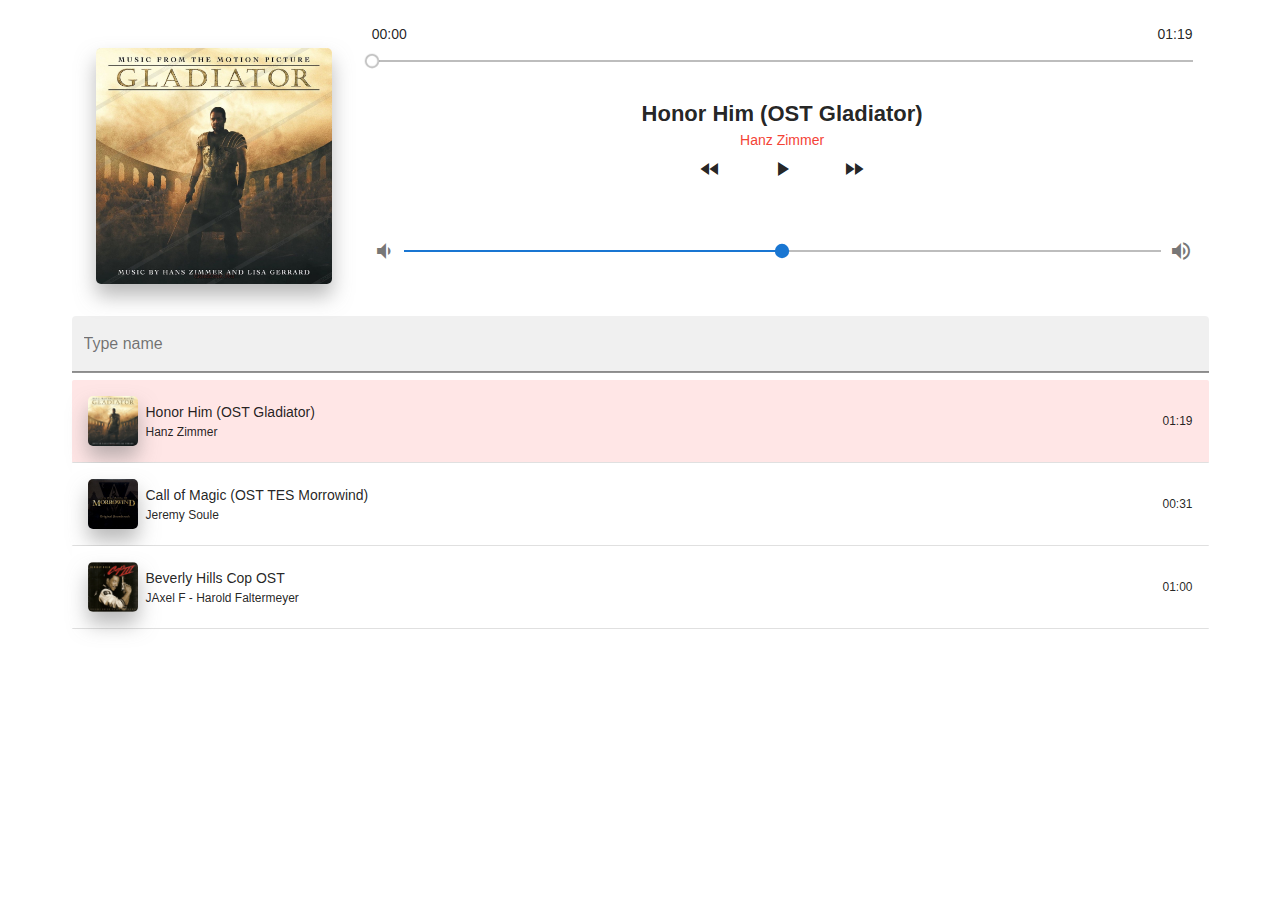
<file: projects/audio-player/index.html>
<!DOCTYPE html><html lang=en><head><meta charset=utf-8><meta http-equiv=X-UA-Compatible content="IE=edge"><meta name=viewport content="width=device-width,initial-scale=1"><link rel=icon href=/projects/audio-player/favicon.ico><title>audio-player</title><link href=/projects/audio-player/css/app.5730bcd0.css rel=preload as=style><link href=/projects/audio-player/css/chunk-vendors.2ac3e32f.css rel=preload as=style><link href=/projects/audio-player/js/app.3df39c5a.js rel=preload as=script><link href=/projects/audio-player/js/chunk-vendors.9be0ad27.js rel=preload as=script><link href=/projects/audio-player/css/chunk-vendors.2ac3e32f.css rel=stylesheet><link href=/projects/audio-player/css/app.5730bcd0.css rel=stylesheet></head><body><noscript><strong>We're sorry but audio-player doesn't work properly without JavaScript enabled. Please enable it to continue.</strong></noscript><div id=app></div><script src=/projects/audio-player/js/chunk-vendors.9be0ad27.js></script><script src=/projects/audio-player/js/app.3df39c5a.js></script></body></html>
</file>
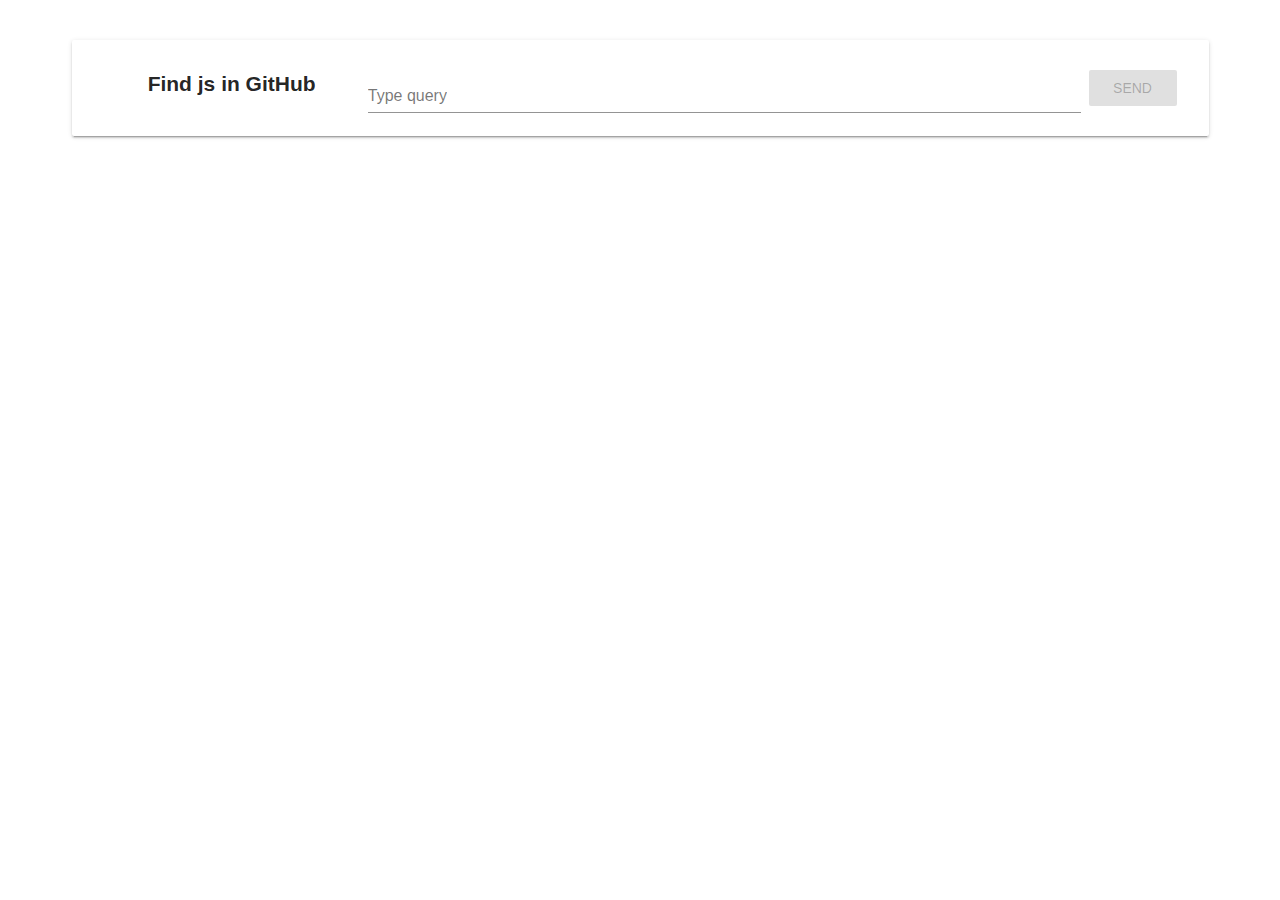
<file: projects/github-search/index.html>
<!DOCTYPE html><html lang=en><head><meta charset=utf-8><meta http-equiv=X-UA-Compatible content="IE=edge"><meta name=viewport content="width=device-width,initial-scale=1"><link rel=icon href=/projects/github-search/favicon.ico><title>github-search</title><link rel=stylesheet href="https://fonts.googleapis.com/css?family=Roboto:100,300,400,500,700,900"><link rel=stylesheet href="https://fonts.googleapis.com/css?family=Material+Icons"><link href=/projects/github-search/css/app.93af79cd.css rel=preload as=style><link href=/projects/github-search/css/chunk-vendors.2312ce6f.css rel=preload as=style><link href=/projects/github-search/js/app.dac1f2fb.js rel=preload as=script><link href=/projects/github-search/js/chunk-vendors.b882e4b5.js rel=preload as=script><link href=/projects/github-search/css/chunk-vendors.2312ce6f.css rel=stylesheet><link href=/projects/github-search/css/app.93af79cd.css rel=stylesheet></head><body><noscript><strong>We're sorry but github-search doesn't work properly without JavaScript enabled. Please enable it to continue.</strong></noscript><div id=app></div><script src=/projects/github-search/js/chunk-vendors.b882e4b5.js></script><script src=/projects/github-search/js/app.dac1f2fb.js></script></body></html>
</file>
